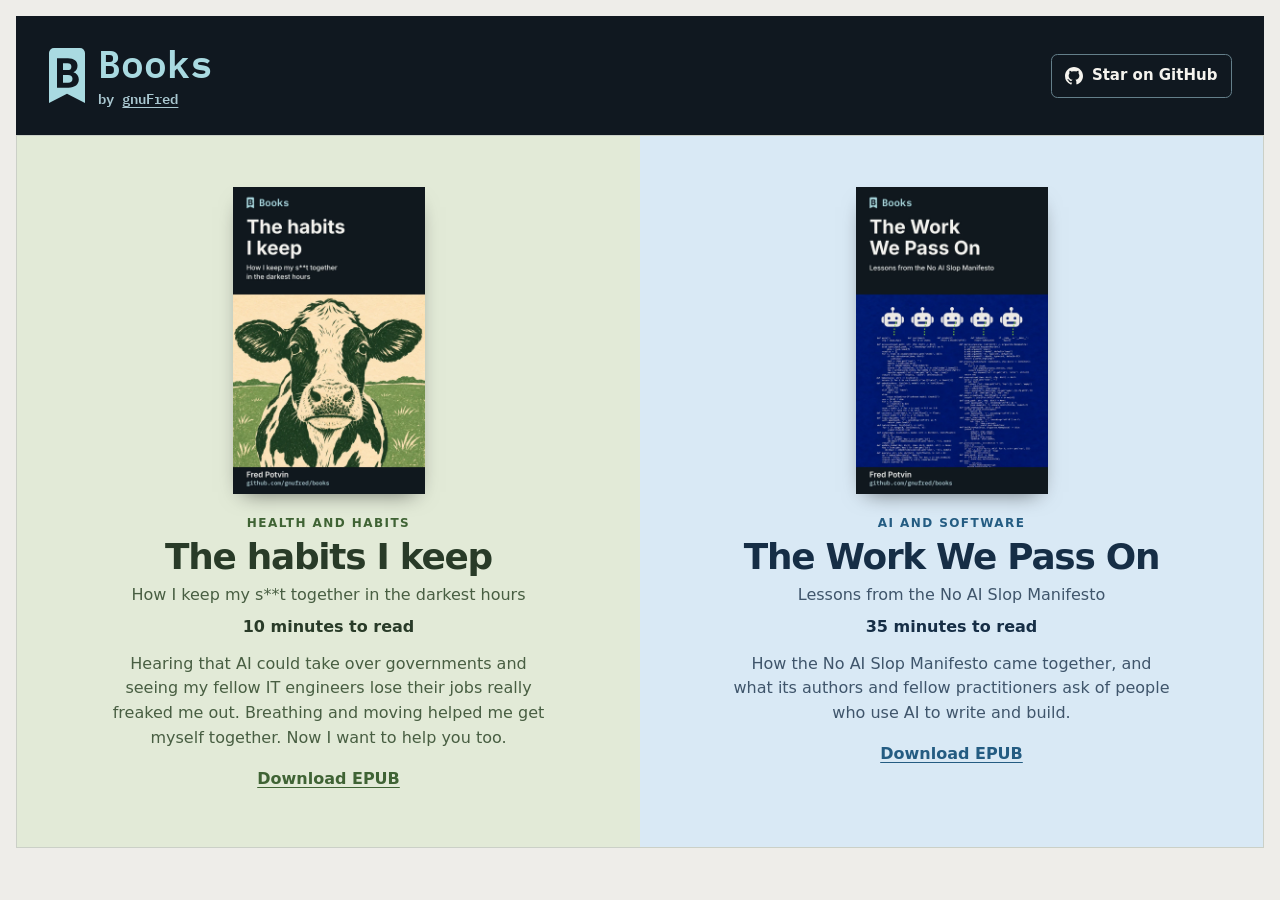
<file: index.html>
<!doctype html>
<!-- SPDX-FileCopyrightText: 2026 Fred Potvin -->
<!-- SPDX-License-Identifier: GPL-3.0-only -->
<html lang="en">
<head>
  <meta charset="utf-8">
  <meta name="viewport" content="width=device-width, initial-scale=1">
  <meta name="color-scheme" content="light dark">
  <meta name="description" content="Books by Fred Potvin about software, AI, and the habits he kept.">
  <title>Books by gnuFred</title>
  <link rel="icon" type="image/svg+xml" sizes="any" href="./assets/books-bookmark.svg">
  <link rel="stylesheet" href="./books.css">
</head>
<body>
  <header class="site-header">
    <div class="brand">
      <img src="./assets/books-bookmark.svg" width="38" height="56" alt="">
      <div>
        <h1><a href="https://github.com/gnufred/aibrary">Books</a></h1>
        <p class="byline">by <a href="https://github.com/gnufred">gnuFred</a></p>
      </div>
    </div>

    <a class="github-star" href="https://github.com/gnufred/aibrary">
      <!-- GitHub Octicons mark-github-16 at 35b70b19. See licenses/github-octicons.txt. -->
      <svg width="18" height="18" viewBox="0 0 16 16" fill="currentColor" aria-hidden="true">
        <path d="M6.766 11.328c-2.063-.25-3.516-1.734-3.516-3.656 0-.781.281-1.625.75-2.188-.203-.515-.172-1.609.063-2.062.625-.078 1.468.25 1.968.703.594-.187 1.219-.281 1.985-.281.765 0 1.39.094 1.953.265.484-.437 1.344-.765 1.969-.687.218.422.25 1.515.046 2.047.5.593.766 1.39.766 2.203 0 1.922-1.453 3.375-3.547 3.64.531.344.89 1.094.89 1.954v1.625c0 .468.391.734.86.547C13.781 14.359 16 11.53 16 8.03 16 3.61 12.406 0 7.984 0 3.563 0 0 3.61 0 8.031a7.88 7.88 0 0 0 5.172 7.422c.422.156.828-.125.828-.547v-1.25c-.219.094-.5.156-.75.156-1.031 0-1.64-.562-2.078-1.609-.172-.422-.36-.672-.719-.719-.187-.015-.25-.093-.25-.187 0-.188.313-.328.625-.328.453 0 .844.281 1.25.86.313.452.64.655 1.031.655s.641-.14 1-.5c.266-.265.47-.5.657-.656"/>
      </svg>
      Star on GitHub
    </a>
  </header>

  <main class="books">
    <article class="habits">
      <img class="cover" src="./books/2026-11-25-the-habits-i-keep/cover/cover.webp" width="800" height="1280" alt="">
      <p class="category">Health and habits</p>
      <h2>The habits I keep</h2>
      <p class="subtitle">How I keep my s**t together in the darkest hours</p>
      <p class="reading-time"><time datetime="PT10M">10 minutes</time> to read</p>
      <p class="summary">Hearing that AI could take over governments and seeing my fellow IT engineers lose their jobs really freaked me out. Breathing and moving helped me get myself together. Now I want to help you too.</p>
      <a class="download" href="./books/2026-11-25-the-habits-i-keep/the-habits-i-keep.epub" download aria-label="Download EPUB for The habits I keep">Download EPUB</a>
    </article>

    <article class="work">
      <img class="cover" src="./books/2026-11-25-the-work-we-pass-on/cover/cover.webp" width="800" height="1280" alt="">
      <p class="category">AI and software</p>
      <h2>The Work We Pass On</h2>
      <p class="subtitle">Lessons from the No AI Slop Manifesto</p>
      <p class="reading-time"><time datetime="PT35M">35 minutes</time> to read</p>
      <p class="summary">How the No AI Slop Manifesto came together, and what its authors and fellow practitioners ask of people who use AI to write and build.</p>
      <a class="download" href="./books/2026-11-25-the-work-we-pass-on/the-work-we-pass-on.epub" download aria-label="Download EPUB for The Work We Pass On">Download EPUB</a>
    </article>
  </main>
</body>
</html>
</file>
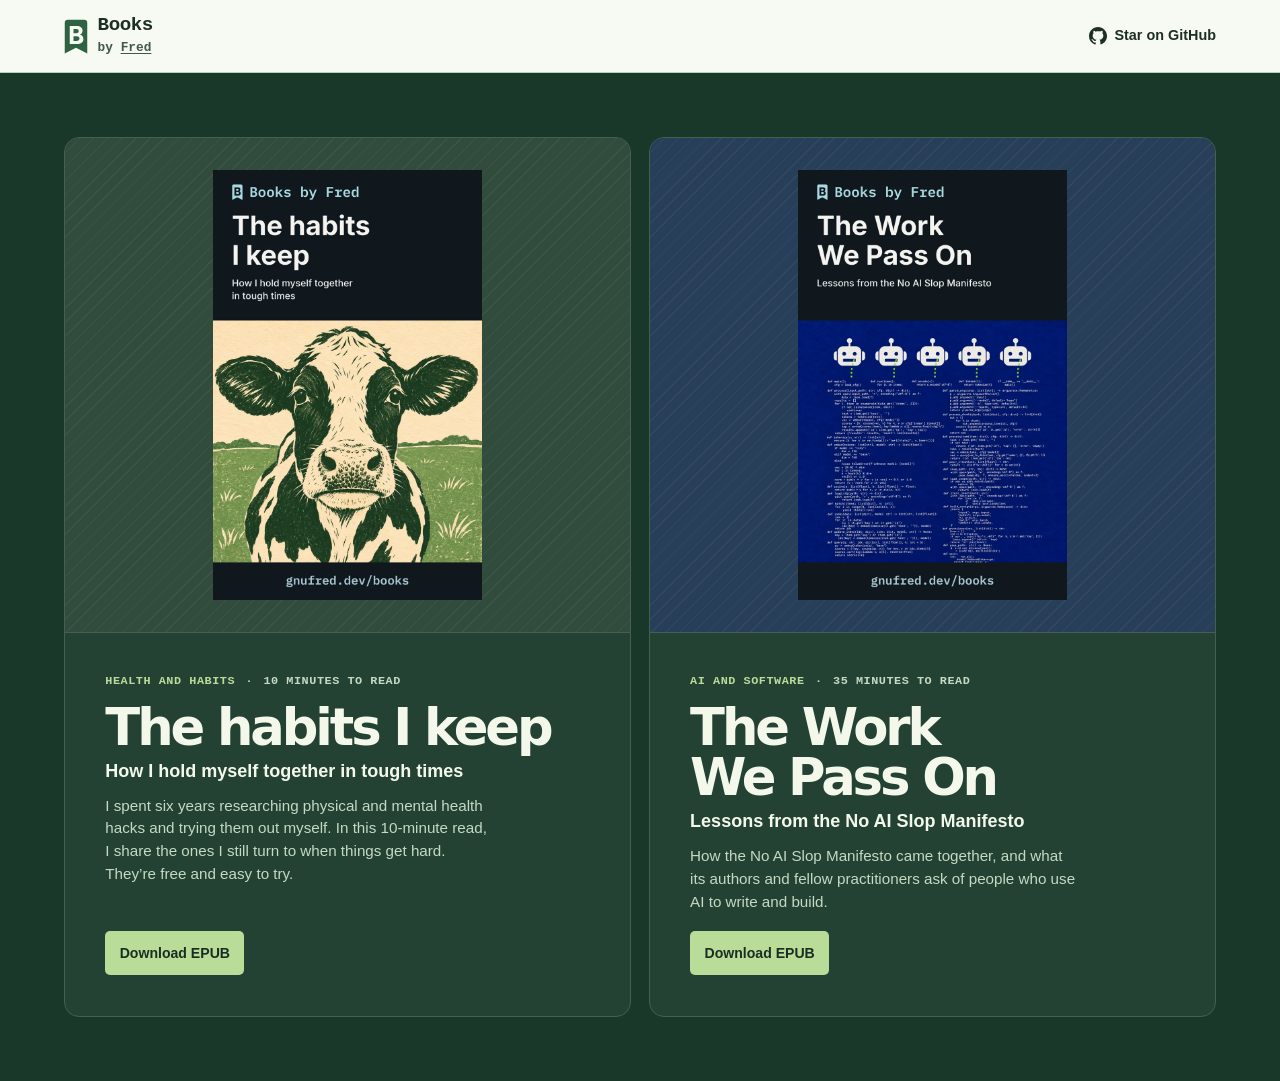
<file: docs/index.html>
<!doctype html>
<!-- SPDX-FileCopyrightText: 2026 Fred Potvin -->
<!-- SPDX-License-Identifier: GPL-3.0-only -->
<html lang="en">
<head>
  <meta charset="utf-8">
  <meta name="viewport" content="width=device-width, initial-scale=1">
  <meta name="color-scheme" content="light dark">
  <meta name="theme-color" content="#f7faf2" media="(prefers-color-scheme: light)">
  <meta name="theme-color" content="#1b2921" media="(prefers-color-scheme: dark)">
  <meta name="description" content="Books by Fred about software, AI, and the habits he kept.">
  <title>Books by Fred</title>
  <link rel="icon" type="image/svg+xml" sizes="any" href="./assets/books-bookmark.svg">
  <link rel="stylesheet" href="./books.css">
</head>
<body>
  <header class="site-header">
    <div class="wrap site-bar">
      <div class="brand">
        <div>
          <h1><a href="https://github.com/gnufred/books">Books</a></h1>
          <p class="byline">by <a href="https://github.com/gnufred">Fred</a></p>
        </div>
      </div>

      <a class="github-star" href="https://github.com/gnufred/books">Star on GitHub</a>
    </div>
  </header>

  <main class="books-band">
    <div class="wrap books">
      <article class="book" aria-labelledby="habits-title">
        <div class="book-art">
          <img class="cover" src="./covers/the-habits-i-keep.webp" width="800" height="1280" alt="">
        </div>
        <div class="book-copy">
          <p class="book-meta">
            <span class="category">Health and habits</span>
            <span aria-hidden="true">·</span>
            <span><time datetime="PT10M">10 minutes</time> to read</span>
          </p>
          <h2 id="habits-title">The habits I keep</h2>
          <p class="subtitle">How I hold myself together in tough times</p>
          <p class="summary">I spent six years researching physical and mental health hacks and trying them out myself. In this 10-minute read, I share the ones I still turn to when things get hard. They’re free and easy to try.</p>
          <a class="download" href="https://get.gnufred.dev/the-habits-i-keep" aria-label="Download EPUB for The habits I keep">Download EPUB</a>
        </div>
      </article>

      <article class="book" aria-labelledby="work-title">
        <div class="book-art book-art--blue">
          <img class="cover" src="./covers/the-work-we-pass-on.webp" width="800" height="1280" alt="">
        </div>
        <div class="book-copy">
          <p class="book-meta">
            <span class="category">AI and software</span>
            <span aria-hidden="true">·</span>
            <span><time datetime="PT35M">35 minutes</time> to read</span>
          </p>
          <h2 id="work-title">The Work We Pass On</h2>
          <p class="subtitle">Lessons from the No AI Slop Manifesto</p>
          <p class="summary">How the No AI Slop Manifesto came together, and what its authors and fellow practitioners ask of people who use AI to write and build.</p>
          <a class="download" href="https://get.gnufred.dev/the-work-we-pass-on" aria-label="Download EPUB for The Work We Pass On">Download EPUB</a>
        </div>
      </article>
    </div>
  </main>
</body>
</html>
</file>
<file: books.css>
/* SPDX-FileCopyrightText: 2026 Fred Potvin */
/* SPDX-License-Identifier: GPL-3.0-only */

@font-face {
  font-family: "IBM Plex Mono";
  src: url("./tools/cover-creator/fonts/IBMPlexMono-SemiBold.ttf") format("truetype");
  font-weight: 600;
  font-display: swap;
}

:root {
  color-scheme: light dark;
  --navy: #101820;
  background: light-dark(#eeede9, var(--navy));
  color: light-dark(#222a25, #f5f3ee);
}

* { box-sizing: border-box; }

body {
  width: min(100% - 2rem, 87rem);
  margin: 0 auto;
  padding-block: 1rem;
  font: 1rem/1.55 system-ui, sans-serif;
}

h1, h2, p { margin: 0; }

.site-header, .brand, .github-star {
  display: flex;
  align-items: center;
}

.site-header {
  --accent: #a9dae1;
  --muted: #a9c7d0;

  flex-wrap: wrap;
  justify-content: space-between;
  gap: .75rem 1.5rem;
  padding: clamp(1rem, 2.6vw, 1.65rem) clamp(1rem, 3vw, 2rem);
  background: var(--navy);
  color: #f5f3ee;
}

.brand {
  gap: .75rem;
  font-family: "IBM Plex Mono", ui-monospace, monospace;
}

.brand img {
  display: block;
  flex: none;
  width: clamp(1.75rem, 4vw, 2.4rem);
  height: auto;
}

.brand h1 {
  color: var(--accent);
  font-size: clamp(1.75rem, 4vw, 2.4rem);
  font-weight: 600;
  line-height: 1.1;
}

.brand a { color: inherit; text-underline-offset: .18em; }
.brand h1 a { text-decoration: none; }
.brand h1 a:hover { text-decoration: underline; }

.byline {
  margin-block-start: .15rem;
  color: var(--muted);
  font-size: .875rem;
  font-weight: 600;
}

.byline a:hover { color: var(--accent); }

.github-star {
  gap: .55rem;
  min-height: 2.75rem;
  padding: .5rem .85rem;
  border: 1px solid #647f8a;
  border-radius: .4rem;
  color: inherit;
  font-size: .9375rem;
  font-weight: 650;
  text-decoration: none;
  white-space: nowrap;
}

.github-star:hover {
  border-color: var(--accent);
  background: #22333e;
  color: var(--accent);
}

a:focus-visible {
  outline: 2px solid var(--accent);
  outline-offset: 3px;
}

.books {
  display: grid;
  border: 1px solid light-dark(#cbd0c7, #4b514b);
}

.books > article {
  min-width: 0;
  padding: clamp(1.5rem, 4vw, 3.4rem) clamp(1rem, 4vw, 2.5rem);
  background: var(--panel);
  color: var(--panel-ink);
  text-align: center;
}

.habits {
  --panel: light-dark(#e2ead7, #2b3928);
  --panel-ink: light-dark(#293b28, #f2f3dd);
  --muted: light-dark(#485e42, #d1dec6);
  --accent: light-dark(#3f6334, #c1d9ad);
}

.work {
  --panel: light-dark(#d9e9f5, #1c3349);
  --panel-ink: light-dark(#162e46, #e9f4fd);
  --muted: light-dark(#3f556b, #bfd4e6);
  --accent: light-dark(#245c82, #a3d3f5);
}

.cover {
  display: block;
  width: min(100%, 12rem);
  height: auto;
  margin: 0 auto 1.2rem;
  box-shadow: 0 .6rem 1.3rem -.65rem #0009;
}

.category {
  color: var(--accent);
  font-size: .75rem;
  font-weight: 680;
  letter-spacing: .12em;
  text-transform: uppercase;
}

h2 {
  margin-block: .3rem .4rem;
  font-size: clamp(1.5rem, 2.8vw, 2.55rem);
  line-height: 1.1;
  letter-spacing: -.035em;
  text-wrap: balance;
}

.subtitle, .summary { color: var(--muted); }
.reading-time { margin-block-start: .45rem; font-weight: 650; }

.summary {
  max-width: 43ch;
  margin: .75rem auto 0;
}

.download {
  display: inline-block;
  margin-block-start: .75rem;
  padding-block: .25rem;
  color: var(--accent);
  font-weight: 650;
  text-underline-offset: .2em;
}

@media (min-width: 42rem) {
  .books { grid-template-columns: repeat(2, minmax(0, 1fr)); }
}
</file>
<file: docs/books.css>
/* SPDX-FileCopyrightText: 2026 Fred Potvin */
/* SPDX-License-Identifier: GPL-3.0-only */

:root {
  color-scheme: light dark;
  --surface: light-dark(#f7faf2, #1b2921);
  --ink: light-dark(#1e2e24, #ecf4eb);
  --muted: light-dark(#41584a, #b8cebe);
  --line: light-dark(#b9cdbd, #3b5645);
  --moss: light-dark(#2e6243, #9bd0aa);
  --pine: light-dark(#19382a, #213d31);
  --on-pine: #f3f8eb;
  --on-pine-muted: #c5d9c3;
  --on-pine-accent: #b9dc99;
  --mono: "SFMono-Regular", Consolas, "Liberation Mono", monospace;
  --gutter: clamp(1.25rem, 5vw, 4rem);
}

*, *::before { box-sizing: border-box; }

body {
  display: flex;
  flex-direction: column;
  min-height: 100vh;
  margin: 0;
  background: var(--surface);
  color: var(--ink);
  font: 1rem/1.5 "Helvetica Neue", Arial, sans-serif;
}

h1, h2, p { margin: 0; }

a { color: inherit; }

a:focus-visible {
  outline: 2px solid var(--moss);
  outline-offset: 5px;
}

.wrap {
  width: min(100% - 2 * var(--gutter), 73rem);
  margin-inline: auto;
}

.site-header { border-bottom: 1px solid var(--line); }

.site-bar, .brand, .github-star {
  display: flex;
  align-items: center;
}

.site-bar {
  flex-wrap: wrap;
  justify-content: space-between;
  gap: .25rem .75rem;
  min-height: 4.5rem;
  padding-block: .4rem;
}

.brand {
  gap: .6rem;
  font-family: var(--mono);
}

.brand::before, .github-star::before {
  content: "";
  flex: none;
  background: currentColor;
}

.brand::before {
  width: 1.5rem;
  height: 2.25rem;
  color: var(--moss);
  mask: url("./assets/books-bookmark.svg") center / contain no-repeat;
}

.brand h1 {
  font-size: 1.2rem;
  line-height: 1.1;
  letter-spacing: -.025em;
}

.brand h1 a, .github-star { text-decoration: none; }
.brand h1 a:hover, .github-star:hover { text-decoration: underline; }

.byline {
  margin-top: .15rem;
  color: var(--muted);
  font-size: .8rem;
  font-weight: 600;
}

.byline a { text-underline-offset: .16em; }

.github-star {
  gap: .45rem;
  min-height: 2.75rem;
  font-size: .9rem;
  font-weight: 700;
}

.github-star::before {
  width: 1.125rem;
  height: 1.125rem;
  mask: url("./assets/github-mark.svg") center / contain no-repeat;
}

.books-band {
  --book-rule: color-mix(in srgb, var(--on-pine-muted) 25%, var(--pine));
  flex: 1;
  padding-block: clamp(2rem, 5vw, 4rem);
  background: var(--pine);
  color: var(--on-pine);
}

.books-band a:focus-visible { outline-color: var(--on-pine-accent); }

.books {
  display: grid;
  gap: 1.1rem;
}

.book {
  display: grid;
  grid-template-rows: auto 1fr;
  min-width: 0;
  overflow: hidden;
  border: 1px solid var(--book-rule);
  border-radius: 15px;
  background: color-mix(in srgb, var(--on-pine) 5%, var(--pine));
}

.book-art {
  --book-art-color: #314c3d;
  display: grid;
  place-items: center;
  padding: clamp(1.5rem, 3vw, 2rem) 1.25rem;
  border-bottom: 1px solid var(--book-rule);
  background: repeating-linear-gradient(135deg, #ffffff0c 0 1px, transparent 1px 10px), var(--book-art-color);
}

.book-art--blue { --book-art-color: #273f58; }

.cover {
  display: block;
  width: clamp(12.7rem, 21vw, 17.5rem);
  max-width: 100%;
  height: auto;
}

.book-copy {
  display: flex;
  flex-direction: column;
  min-width: 0;
  padding: clamp(1.2rem, 3.15vw, 2.75rem);
}

.book-meta {
  display: flex;
  flex-wrap: wrap;
  align-items: baseline;
  gap: .4rem .65rem;
  margin-bottom: .7rem;
  color: var(--on-pine-muted);
  font: 600 .74rem/1.45 var(--mono);
  letter-spacing: .045em;
  text-transform: uppercase;
}

.category { color: var(--on-pine-accent); }

.book-copy h2 {
  font-family: system-ui, sans-serif;
  font-size: clamp(2.15rem, 4vw, 3.45rem);
  font-weight: 760;
  line-height: .99;
  letter-spacing: -.06em;
  text-wrap: balance;
}

.subtitle {
  margin-top: .45rem;
  font-size: clamp(.96rem, 1.65vw, 1.125rem);
  font-weight: 650;
  line-height: 1.32;
}

.summary {
  max-width: 46ch;
  margin-block: .7rem 1.1rem;
  color: var(--on-pine-muted);
  font-size: .95rem;
}

.download {
  display: inline-flex;
  min-height: 2.75rem;
  align-items: center;
  align-self: flex-start;
  margin-top: auto;
  padding-inline: .9rem;
  border-radius: 5px;
  background: var(--on-pine-accent);
  color: #192e23;
  font-size: .88rem;
  font-weight: 750;
  text-decoration: none;
  text-underline-offset: .22em;
}

.download:hover {
  background: var(--on-pine);
  text-decoration: underline;
}

@media (min-width: 42rem) {
  .books { grid-template-columns: repeat(2, minmax(0, 1fr)); }
}

@media (forced-colors: active) {
  .brand::before, .github-star::before {
    forced-color-adjust: none;
    background: LinkText;
  }

  .download {
    border: 1px solid LinkText;
    color: LinkText;
  }
}
</file>
